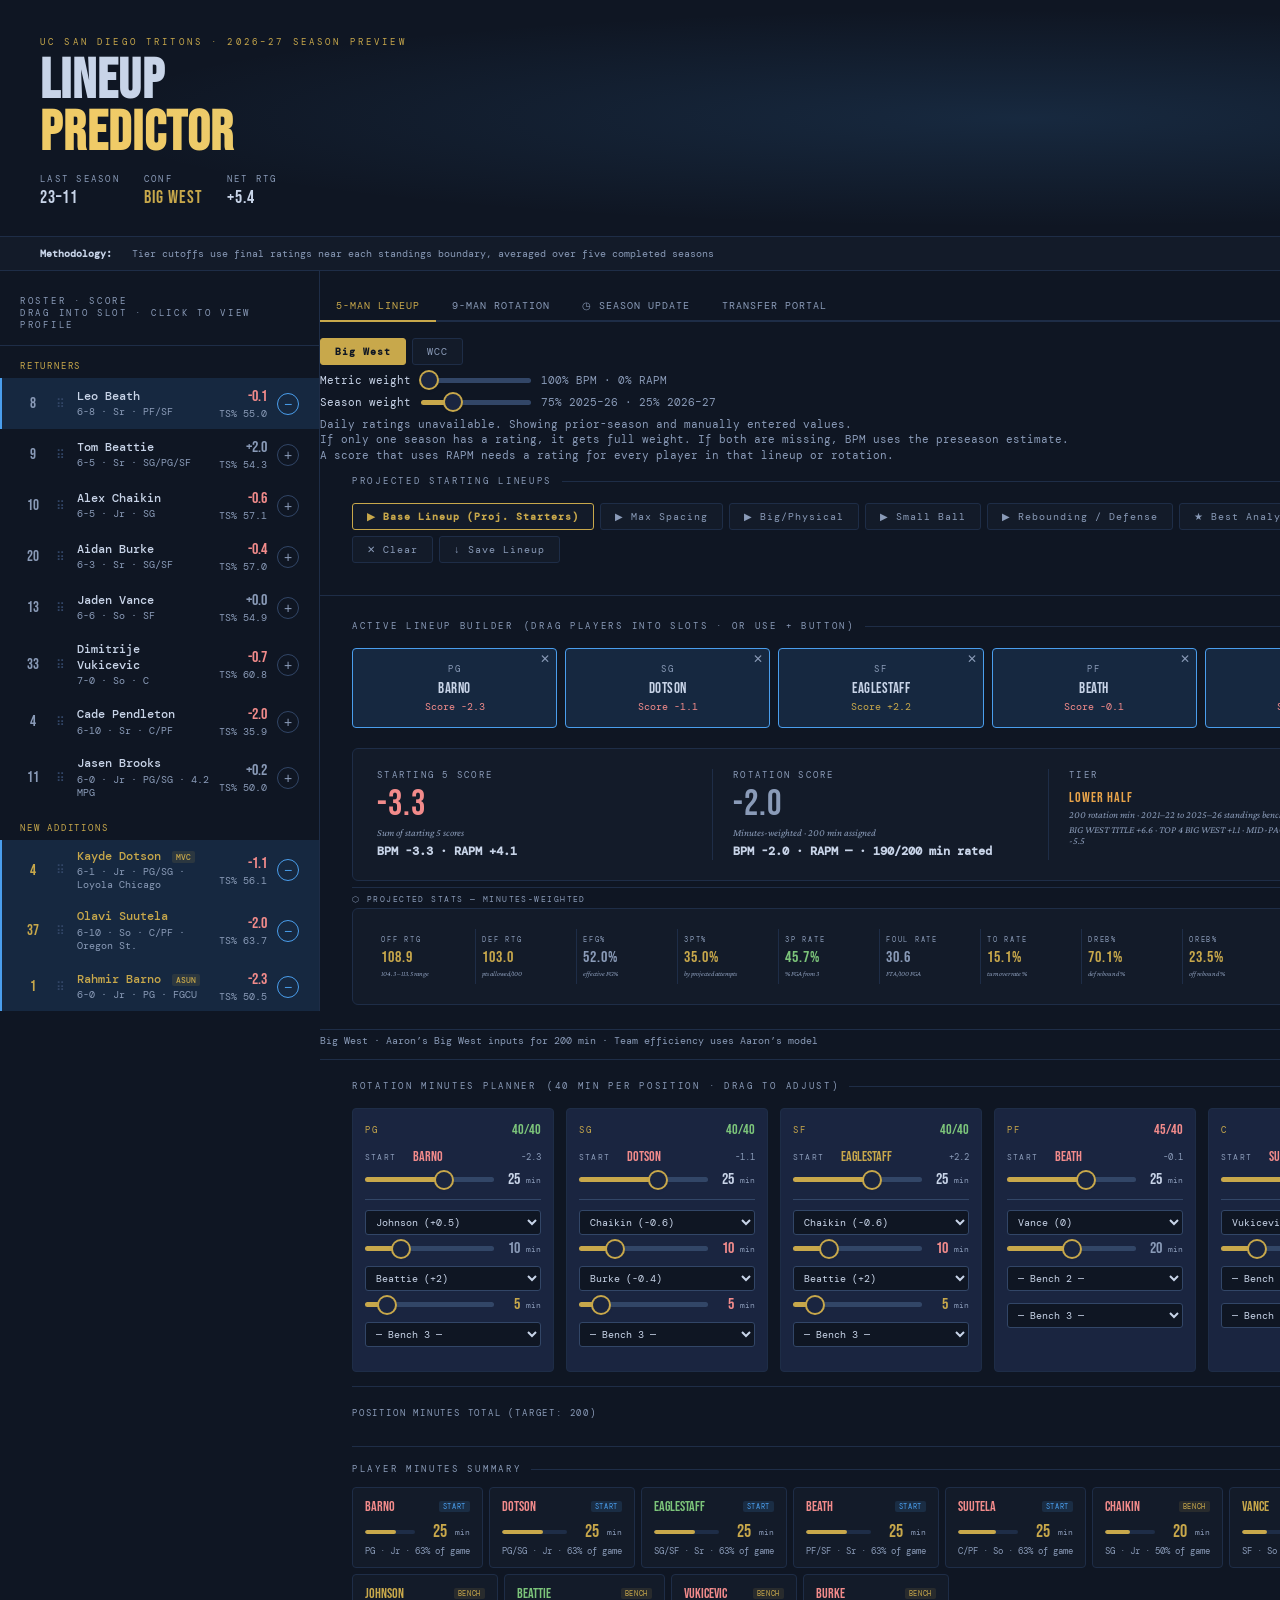
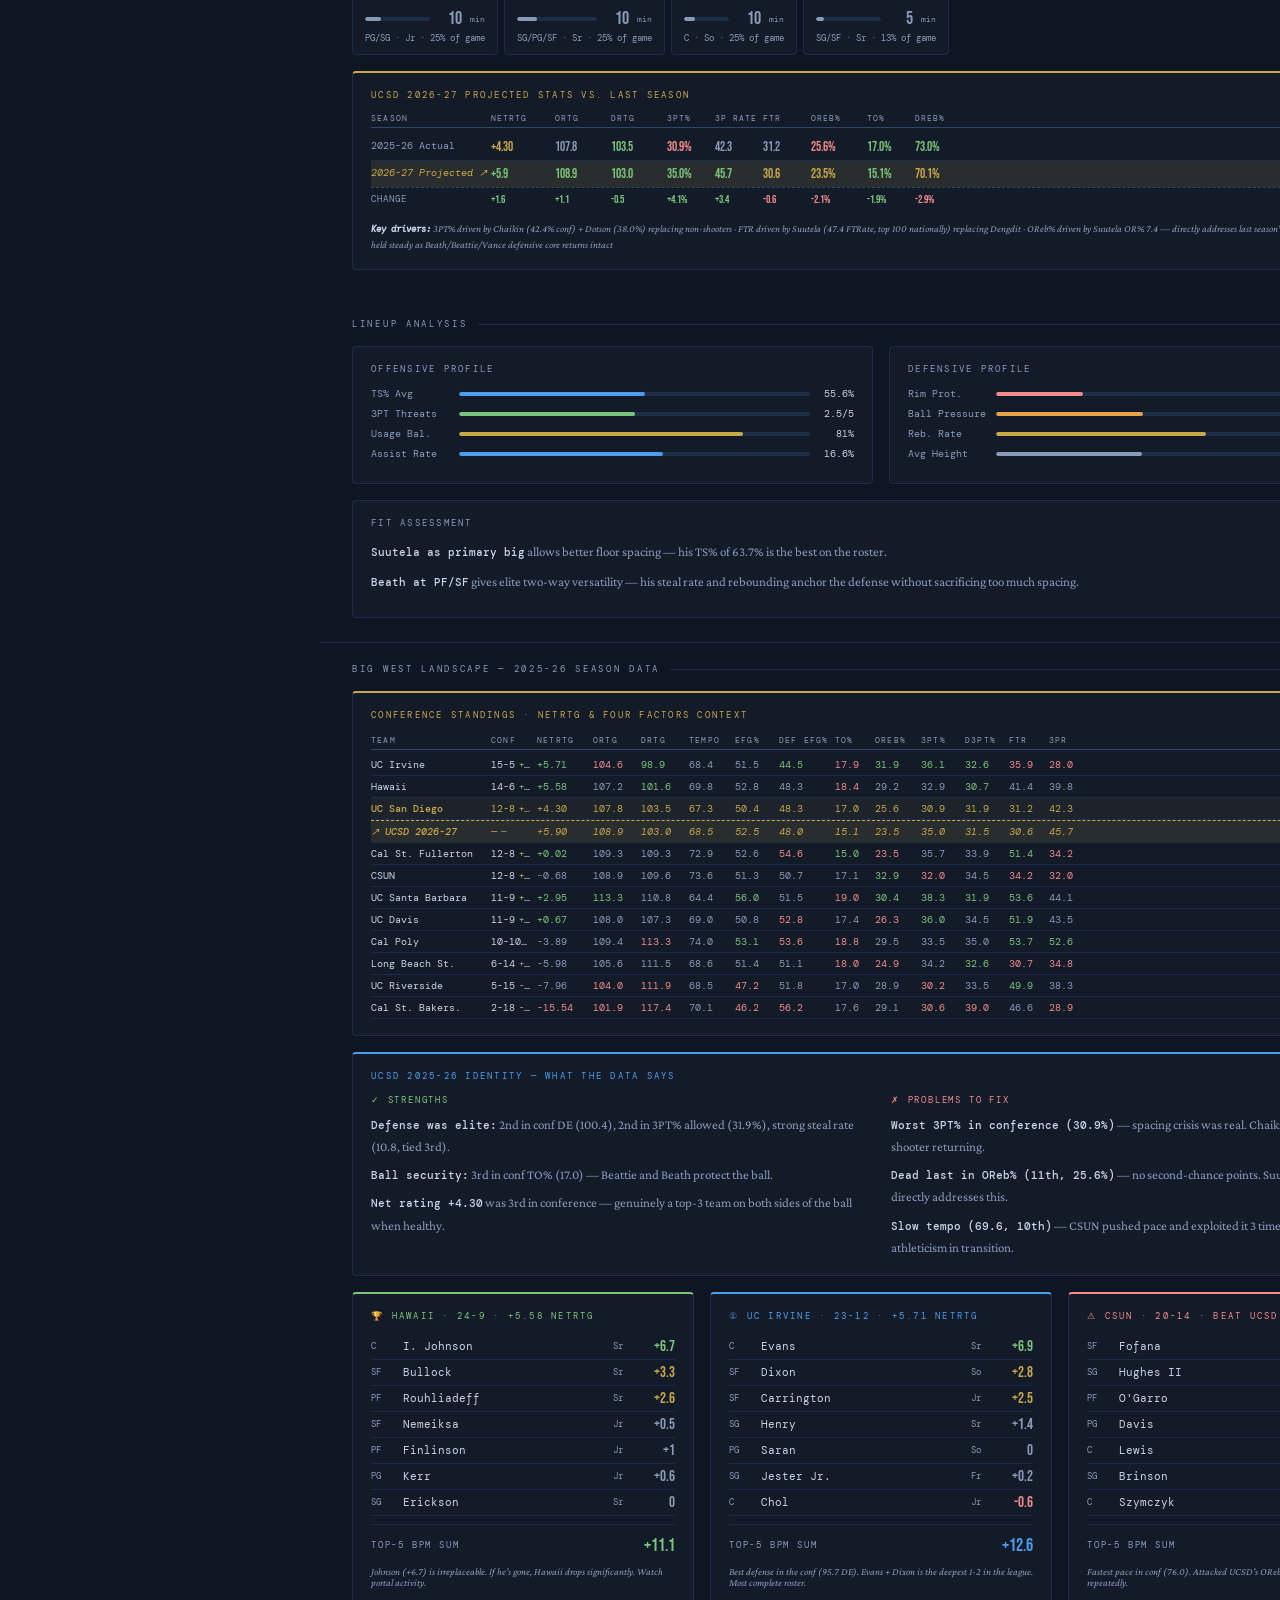
<file: www/lineup/index.html>
<!DOCTYPE html>
<html lang="en">
<head>
<meta charset="UTF-8">
<meta name="viewport" content="width=device-width, initial-scale=1.0">
<title>UCSD Tritons — 2026-27 Lineup Predictor</title>
<link href="https://fonts.googleapis.com/css2?family=Bebas+Neue&family=DM+Mono:ital,wght@0,300;0,400;0,500;1,400&family=Crimson+Pro:ital,wght@0,400;0,600;1,400&display=swap" rel="stylesheet">
<link rel="stylesheet" href="lineup.css?v=20261116e">
</head>
<body>

<header>
  <div class="header-left">
    <div class="eyebrow">UC San Diego Tritons · 2026–27 Season Preview</div>
    <h1>LINEUP<br><span>PREDICTOR</span></h1>
    <div class="header-meta">
      <div class="meta-item">
        <span class="meta-label">Last Season</span>
        <span class="meta-val">23–11</span>
      </div>
      <div class="meta-item">
        <span class="meta-label">Conf</span>
        <span class="meta-val gold">Big West</span>
      </div>
      <div class="meta-item">
        <span class="meta-label">Net Rtg</span>
        <span class="meta-val">+5.4</span>
      </div>

    </div>
  </div>
</header>

<div class="method-bar">
  <strong>Methodology:</strong>&nbsp;
  Tier cutoffs use final ratings near each standings boundary, averaged over five completed seasons
</div>

<div class="layout">
  <!-- ROSTER PANEL -->
  <div class="roster-panel">
    <div class="panel-title">Roster · Score<br>Drag into slot · Click to view profile</div>

    <div class="group-label">Returners</div>



    <div class="player-row" data-id="beath" draggable="true" ondragstart="dragStart(event, 'beath')" ondragend="dragEnd(event)" onclick="openDrawer('beath')">
      <div class="p-num">8</div>
        <div class="drag-handle">⠿</div>
      <div class="p-info">
        <div class="p-name">Leo Beath</div>
        <div class="p-sub">6-8 · Sr · PF/SF</div>
      </div>
      <div>
        <div class="p-bpr c-red">-0.1</div>
        <div class="p-ts">TS% 55.0</div>
      </div>
      <button class="add-btn" onclick="event.stopPropagation(); addToNextSlot('beath')" id="btn-beath">+</button>
    </div>

    <div class="player-row" data-id="beattie" draggable="true" ondragstart="dragStart(event, 'beattie')" ondragend="dragEnd(event)" onclick="openDrawer('beattie')">
      <div class="p-num">9</div>
        <div class="drag-handle">⠿</div>
      <div class="p-info">
        <div class="p-name">Tom Beattie</div>
        <div class="p-sub">6-5 · Sr · SG/PG/SF</div>
      </div>
      <div>
        <div class="p-bpr c-gold">+2.6</div>
        <div class="p-ts">TS% 54.3</div>
      </div>
      <button class="add-btn" onclick="event.stopPropagation(); addToNextSlot('beattie')" id="btn-beattie">+</button>
    </div>



    <div class="player-row" data-id="chaikin" draggable="true" ondragstart="dragStart(event, 'chaikin')" ondragend="dragEnd(event)" onclick="openDrawer('chaikin')">
      <div class="p-num">10</div>
        <div class="drag-handle">⠿</div>
      <div class="p-info">
        <div class="p-name">Alex Chaikin</div>
        <div class="p-sub">6-5 · Jr · SG</div>
      </div>
      <div>
        <div class="p-bpr c-red">-0.5</div>
        <div class="p-ts">TS% 57.1</div>
      </div>
      <button class="add-btn" onclick="event.stopPropagation(); addToNextSlot('chaikin')" id="btn-chaikin">+</button>
    </div>


    <div class="player-row" data-id="burke" draggable="true" ondragstart="dragStart(event, 'burke')" ondragend="dragEnd(event)" onclick="openDrawer('burke')">
      <div class="p-num">20</div>
        <div class="drag-handle">⠿</div>
      <div class="p-info">
        <div class="p-name">Aidan Burke</div>
        <div class="p-sub">6-3 · Sr · SG/SF</div>
      </div>
      <div>
        <div class="p-bpr c-muted">0.0</div>
        <div class="p-ts">TS% 57.0</div>
      </div>
      <button class="add-btn" onclick="event.stopPropagation(); addToNextSlot('burke')" id="btn-burke">+</button>
    </div>

    <div class="player-row" data-id="vance" draggable="true" ondragstart="dragStart(event, 'vance')" ondragend="dragEnd(event)" onclick="openDrawer('vance')">
      <div class="p-num">13</div>
        <div class="drag-handle">⠿</div>
      <div class="p-info">
        <div class="p-name">Jaden Vance</div>
        <div class="p-sub">6-6 · So · SF</div>
      </div>
      <div>
        <div class="p-bpr c-muted">+0.7</div>
        <div class="p-ts">TS% 54.9</div>
      </div>
      <button class="add-btn" onclick="event.stopPropagation(); addToNextSlot('vance')" id="btn-vance">+</button>
    </div>

    <div class="player-row" data-id="vukicevic" draggable="true" ondragstart="dragStart(event, 'vukicevic')" ondragend="dragEnd(event)" onclick="openDrawer('vukicevic')">
      <div class="p-num">33</div>
        <div class="drag-handle">⠿</div>
      <div class="p-info">
        <div class="p-name">Dimitrije Vukicevic</div>
        <div class="p-sub">7-0 · So · C</div>
      </div>
      <div>
        <div class="p-bpr c-red">-1.2</div>
        <div class="p-ts">TS% 60.8</div>
      </div>
      <button class="add-btn" onclick="event.stopPropagation(); addToNextSlot('vukicevic')" id="btn-vukicevic">+</button>
    </div>


    <div class="player-row" data-id="pendleton" draggable="true" ondragstart="dragStart(event, 'pendleton')" ondragend="dragEnd(event)" onclick="openDrawer('pendleton')">
      <div class="p-num">4</div>
        <div class="drag-handle">⠿</div>
      <div class="p-info">
        <div class="p-name">Cade Pendleton</div>
        <div class="p-sub">6-10 · Sr · C/PF</div>
      </div>
      <div>
        <div class="p-bpr c-red">-2.9</div>
        <div class="p-ts">TS% 35.9</div>
      </div>
      <button class="add-btn" onclick="event.stopPropagation(); addToNextSlot('pendleton')" id="btn-pendleton">+</button>
    </div>


    <div class="player-row" data-id="brooks" draggable="true" ondragstart="dragStart(event, 'brooks')" ondragend="dragEnd(event)" onclick="openDrawer('brooks')">
      <div class="p-num">11</div>
      <div class="drag-handle">⠿</div>
      <div class="p-info">
        <div class="p-name">Jasen Brooks</div>
        <div class="p-sub">6-0 · Jr · PG/SG · 4.2 MPG</div>
      </div>
      <div>
        <div class="p-bpr c-muted">+0.2</div>
        <div class="p-ts">TS% 50.0</div>
      </div>
      <button class="add-btn" onclick="event.stopPropagation(); addToNextSlot('brooks')" id="btn-brooks">+</button>
    </div>

    <div class="group-label" style="color: var(--gold);">New Additions</div>

    <div class="player-row" data-id="dotson" draggable="true" ondragstart="dragStart(event, 'dotson')" ondragend="dragEnd(event)" onclick="openDrawer('dotson')">
      <div class="p-num" style="color: var(--gold);">4</div>
      <div class="drag-handle">⠿</div>
      <div class="p-info">
        <div class="p-name new-player">Kayde Dotson <span style="font-size:8px; background:var(--gold-tint); color:var(--gold-dim); border-radius:2px; padding:1px 4px; margin-left:4px;">MVC</span></div>
        <div class="p-sub">6-1 · Jr · PG/SG · Loyola Chicago</div>
      </div>
      <div>
        <div class="p-bpr c-gold">+1.8</div>
        <div class="p-ts">TS% 56.1</div>
      </div>
      <button class="add-btn" onclick="event.stopPropagation(); addToNextSlot('dotson')" id="btn-dotson">+</button>
    </div>

    <div class="player-row" data-id="suutela" draggable="true" ondragstart="dragStart(event, 'suutela')" ondragend="dragEnd(event)" onclick="openDrawer('suutela')">
      <div class="p-num" style="color: var(--gold);">37</div>
      <div class="drag-handle">⠿</div>
      <div class="p-info">
        <div class="p-name new-player">Olavi Suutela</div>
        <div class="p-sub">6-10 · So · C/PF · Oregon St.</div>
      </div>
      <div>
        <div class="p-bpr c-red">-1.7</div>
        <div class="p-ts">TS% 63.7</div>
      </div>
      <button class="add-btn" onclick="event.stopPropagation(); addToNextSlot('suutela')" id="btn-suutela">+</button>
    </div>

    <div class="player-row" data-id="barno" draggable="true" ondragstart="dragStart(event, 'barno')" ondragend="dragEnd(event)" onclick="openDrawer('barno')">
      <div class="p-num" style="color: var(--gold);">1</div>
      <div class="drag-handle">⠿</div>
      <div class="p-info">
        <div class="p-name new-player">Rahmir Barno <span style="font-size:8px; background:var(--gold-tint); color:var(--gold-dim); border-radius:2px; padding:1px 4px; margin-left:4px;">ASUN</span></div>
        <div class="p-sub">6-0 · Jr · PG · FGCU</div>
      </div>
      <div>
        <div class="p-bpr c-muted">+0.3</div>
        <div class="p-ts">TS% 50.5</div>
      </div>
      <button class="add-btn" onclick="event.stopPropagation(); addToNextSlot('barno')" id="btn-barno">+</button>
    </div>

    <div class="player-row" data-id="johnson" draggable="true" ondragstart="dragStart(event, 'johnson')" ondragend="dragEnd(event)" onclick="openDrawer('johnson')">
      <div class="p-num" style="color: var(--gold);">3</div>
      <div class="drag-handle">⠿</div>
      <div class="p-info">
        <div class="p-name new-player">Jordan Johnson <span style="font-size:8px; background:var(--gold-tint); color:var(--gold-dim); border-radius:2px; padding:1px 4px; margin-left:4px;">JUCO</span></div>
        <div class="p-sub">6-3 · Jr · PG/SG · Calhoun CC</div>
      </div>
      <div>
        <div class="p-bpr c-gold">+1.2</div>
        <div class="p-ts">Base: 6.8 PPG · 38.0% 3PT</div>
      </div>
      <button class="add-btn" onclick="event.stopPropagation(); addToNextSlot('johnson')" id="btn-johnson">+</button>
    </div>

        <div class="player-row" data-id="eaglestaff" draggable="true" ondragstart="dragStart(event, 'eaglestaff')" ondragend="dragEnd(event)" onclick="openDrawer('eaglestaff')">
      <div class="p-num" style="color: var(--gold);">5</div>
      <div class="drag-handle">⠿</div>
      <div class="p-info">
        <div class="p-name new-player">Treysen Eaglestaff <span style="font-size:8px; background:var(--gold-tint); color:var(--gold-dim); border-radius:2px; padding:1px 4px; margin-left:4px;">B12</span></div>
        <div class="p-sub">6-6 · Sr · SG/SF · West Virginia</div>
      </div>
      <div>
        <div class="p-bpr c-green">+6.8</div>
        <div class="p-ts">TS% 52.7</div>
      </div>
      <button class="add-btn" onclick="event.stopPropagation(); addToNextSlot('eaglestaff')" id="btn-eaglestaff">+</button>
    </div>

    <div class="player-row" data-id="holmes" draggable="true" ondragstart="dragStart(event, 'holmes')" ondragend="dragEnd(event)" onclick="openDrawer('holmes')">
      <div class="p-num" style="color: var(--gold);">15</div>
      <div class="drag-handle">⠿</div>
      <div class="p-info">
        <div class="p-name new-player">Jake Holmes <span style="font-size:8px; background:var(--gold-tint); color:var(--gold-dim); border-radius:2px; padding:1px 4px; margin-left:4px;">NZ NBL</span></div>
        <div class="p-sub">6-8 · Fr · PF/SF · Canterbury Rams</div>
      </div>
      <div>
        <div class="p-bpr c-gold">+0.5</div>
        <div class="p-ts">TS% 58.2</div>
      </div>
      <button class="add-btn" onclick="event.stopPropagation(); addToNextSlot('holmes')" id="btn-holmes">+</button>
    </div>

    <div class="group-label">Watchlist</div>
    <div id="watchlist-roster"></div>
    <div class="group-label">Transfer Portal</div>
    <div id="portal-roster"></div>

  </div><!-- /roster-panel -->

  <!-- RIGHT PANEL -->
  <div class="right-panel">

    <!-- TAB BAR -->
    <div class="tab-bar" style="margin-top:20px;">
      <button class="tab-btn active" onclick="switchTab('standard')">5-Man Lineup</button>
      <button class="tab-btn" onclick="switchTab('nineman')">9-Man Rotation</button>
      <button class="tab-btn" onclick="switchTab('season')" id="tab-btn-season">◷ Season Update</button>
      <button class="tab-btn" onclick="switchTab('portal')">Transfer Portal</button>
    </div>

    <div class="lineup-score-controls" id="lineup-score-controls">
      <div id="lineup-conference" class="forecast-conference" role="group" aria-label="Conference scenario">
        <button type="button" class="preset-btn" data-conference="big-west" aria-pressed="true">Big West</button>
        <button type="button" class="preset-btn" data-conference="wcc" aria-pressed="false">WCC</button>
      </div>
      <div class="rating-weight-control">
        <label for="metric-weight">Metric weight</label>
        <input type="range" class="minutes-slider" id="metric-weight" min="0" max="100" value="0"
          aria-valuetext="100% BPM, 0% RAPM" oninput="updateRatingWeight(this)">
        <output id="metric-weight-blend" for="metric-weight">100% BPM · 0% RAPM</output>
      </div>
      <div class="rating-weight-control">
        <label for="season-weight">Season weight</label>
        <input type="range" class="minutes-slider" id="season-weight" min="0" max="100" value="25"
          aria-valuetext="75% 2025–26, 25% 2026–27" oninput="updateRatingWeight(this)">
        <output id="season-weight-blend" for="season-weight">75% 2025–26 · 25% 2026–27</output>
      </div>
      <div class="ratings-feed-status">
        <span id="ratings-feed-status" role="status">Loading daily ratings…</span>
        <span>If only one season has a rating, it gets full weight. If both are missing, BPM uses the preseason estimate.</span>
        <span>A score that uses RAPM needs a rating for every player in that lineup or rotation.</span>
      </div>
    </div>

    <!-- STANDARD TAB -->
    <div class="tab-panel active" id="tab-standard">

    <!-- PRESETS -->
    <div class="presets">
      <div class="section-title">Projected Starting Lineups</div>
      <div style="display:flex; flex-wrap:wrap; gap:6px; margin-bottom:8px;">
        <button class="preset-btn" onclick="loadPreset('base')">▶ Base Lineup (Proj. Starters)</button>
        <button class="preset-btn" onclick="loadPreset('shooting')">▶ Max Spacing</button>
        <button class="preset-btn" onclick="loadPreset('big')">▶ Big/Physical</button>
        <button class="preset-btn" onclick="loadPreset('small')">▶ Small Ball</button>
        <button class="preset-btn" onclick="loadPreset('defense')">▶ Rebounding / Defense</button>
        <button class="preset-btn" onclick="loadPreset('best')" >★ Best Analytical Lineup</button>
        <button class="preset-btn" onclick="clearLineup()">✕ Clear</button>
        <button class="preset-btn" onclick="showSaveInput()" id="save-lineup-btn" style="border-color:var(--green);color:var(--green);">↓ Save Lineup</button>
      </div>
      <!-- Save input (hidden by default) -->
      <div id="save-input-row" style="display:none; align-items:center; gap:8px; margin-top:8px; padding: 0 2px;">
        <input class="save-lineup-input" id="save-lineup-name" placeholder="Name new lineup" maxlength="30"
          onkeydown="if(event.key==='Enter') saveCurrentLineup(); if(event.key==='Escape') hideSaveInput();" />
        <button class="preset-btn" onclick="saveCurrentLineup()" style="border-color:var(--green);color:var(--green);">Save</button>
        <button class="preset-btn" onclick="hideSaveInput()">Cancel</button>
      </div>
      <!-- Saved lineups row -->
      <div class="saved-presets-row" id="saved-presets-row"></div>

    </div>

<!-- LINEUP BUILDER -->
    <div class="lineup-builder">
      <div class="section-title">Active Lineup Builder <span style="color:var(--muted); font-size:9px;">(drag players into slots · or use + button)</span></div>
      <div class="court" id="court">
        <div class="slot" id="slot-0" ondragover="dragOver(event)" ondragleave="dragLeave(event)" ondrop="dropOnSlot(event, 0)"><span class="slot-empty-text">PG</span></div>
        <div class="slot" id="slot-1" ondragover="dragOver(event)" ondragleave="dragLeave(event)" ondrop="dropOnSlot(event, 1)"><span class="slot-empty-text">SG</span></div>
        <div class="slot" id="slot-2" ondragover="dragOver(event)" ondragleave="dragLeave(event)" ondrop="dropOnSlot(event, 2)"><span class="slot-empty-text">SF</span></div>
        <div class="slot" id="slot-3" ondragover="dragOver(event)" ondragleave="dragLeave(event)" ondrop="dropOnSlot(event, 3)"><span class="slot-empty-text">PF</span></div>
        <div class="slot" id="slot-4" ondragover="dragOver(event)" ondragleave="dragLeave(event)" ondrop="dropOnSlot(event, 4)"><span class="slot-empty-text">C</span></div>
      </div>

      <!-- ROW 1: BPM + Tier -->
      <div class="lineup-rating" id="lineup-rating" style="grid-template-columns: 1fr 1fr 1fr; margin-bottom:6px;">
        <div class="rating-col">
          <div class="rating-label">Starting 5 Score</div>
          <div class="rating-val c-muted" id="rating-bpr">—</div>
          <div class="rating-desc" id="rating-desc">Add 5 players to generate rating</div>
          <div class="rating-rapm" id="starting-rapm">BPM — · RAPM —</div>
        </div>
        <div class="rating-col">
          <div class="rating-label">Rotation Score</div>
          <div class="rating-val c-muted" id="rating-rotation">—</div>
          <div class="rating-desc" id="rating-rotation-desc">Minutes-weighted · full roster</div>
          <div class="rating-rapm" id="rotation-rapm">BPM — · RAPM —</div>
        </div>
        <div class="rating-col">
          <div class="rating-label">Tier</div>
          <div class="rating-val" id="rating-tier" style="font-size:14px; padding-top:4px;">—</div>
          <div class="rating-desc" id="rating-tier-desc">Need 5 players</div>
          <div class="rating-desc" id="rating-tier-cutoffs"></div>
        </div>
      </div>

      <!-- ROW 2: Projected Stats (min-weighted) -->
      <div class="projection-heading" style="font-size:8px; letter-spacing:0.18em; text-transform:uppercase; color:var(--muted); padding: 6px 0 4px; border-top:1px solid var(--border);">
        ⬡ Projected Stats — minutes-weighted
      </div>
      <div class="lineup-rating" id="lineup-proj-stats" style="grid-template-columns: repeat(10, 1fr); gap:2px;">
        <div class="rating-col" style="padding:6px 4px;">
          <div class="rating-label" style="font-size:7px;">Off Rtg</div>
          <div class="rating-val c-muted" id="rating-off" style="font-size:16px;">—</div>
          <div class="rating-desc" id="rating-off-desc" style="font-size:7px;">pts/100</div>
        </div>
        <div class="rating-col" style="padding:6px 4px;">
          <div class="rating-label" style="font-size:7px;">Def Rtg</div>
          <div class="rating-val c-muted" id="rating-drtg" style="font-size:16px;">—</div>
          <div class="rating-desc" style="font-size:7px;">pts allowed/100</div>
        </div>
        <div class="rating-col" style="padding:6px 4px;">
          <div class="rating-label" style="font-size:7px;">eFG%</div>
          <div class="rating-val c-muted" id="rating-efg" style="font-size:16px;">—</div>
          <div class="rating-desc" style="font-size:7px;">effective FG%</div>
        </div>
        <div class="rating-col" style="padding:6px 4px;">
          <div class="rating-label" style="font-size:7px;">3PT%</div>
          <div class="rating-val c-muted" id="rating-3pct" style="font-size:16px;">—</div>
          <div class="rating-desc" style="font-size:7px;">by projected attempts</div>
        </div>
        <div class="rating-col" style="padding:6px 4px;">
          <div class="rating-label" style="font-size:7px;">3P Rate</div>
          <div class="rating-val c-muted" id="rating-3pr" style="font-size:16px;">—</div>
          <div class="rating-desc" style="font-size:7px;">% FGA from 3</div>
        </div>
        <div class="rating-col" style="padding:6px 4px;">
          <div class="rating-label" style="font-size:7px;">Foul Rate</div>
          <div class="rating-val c-muted" id="rating-ftr" style="font-size:16px;">—</div>
          <div class="rating-desc" style="font-size:7px;">FTA/100 FGA</div>
        </div>
        <div class="rating-col" style="padding:6px 4px; display:none;">
          <div class="rating-label" style="font-size:7px;">Ast Rate</div>
          <div class="rating-val c-muted" id="rating-arate" style="font-size:16px;">—</div>
          <div class="rating-desc" style="font-size:7px;">assist rate %</div>
        </div>
        <div class="rating-col" style="padding:6px 4px;">
          <div class="rating-label" style="font-size:7px;">TO Rate</div>
          <div class="rating-val c-muted" id="rating-torate" style="font-size:16px;">—</div>
          <div class="rating-desc" style="font-size:7px;">turnover rate %</div>
        </div>
        <div class="rating-col" style="padding:6px 4px;">
          <div class="rating-label" style="font-size:7px;">DReb%</div>
          <div class="rating-val c-muted" id="rating-dreb" style="font-size:16px;">—</div>
          <div class="rating-desc" style="font-size:7px;">def rebound %</div>
        </div>
        <div class="rating-col" style="padding:6px 4px;">
          <div class="rating-label" style="font-size:7px;">OReb%</div>
          <div class="rating-val c-muted" id="rating-oreb" style="font-size:16px;">—</div>
          <div class="rating-desc" style="font-size:7px;">off rebound %</div>
        </div>
        <div class="rating-col" style="padding:6px 4px; display:none;">
          <!-- spacing score kept for internal logic, hidden -->
          <div id="rating-space" style="display:none;"></div>
          <div id="rating-spacers" style="display:none;"></div>
          <div id="rating-space-desc" style="display:none;"></div>
        </div>
      </div>
    </div>

    <p class="projection-source" id="standard-projection-source"></p>
    <!-- BENCH MINUTES -->
    <div class="analysis-panel" style="border-top: 1px solid var(--border); padding-top: 20px;">
      <div class="section-title">Rotation Minutes Planner <span style="color:var(--muted); font-size:9px;">(40 min per position · drag to adjust)</span></div>
      <div id="bench-section">
        <div style="color: var(--muted); font-size: 11px; font-family: 'Crimson Pro', serif; font-style: italic;">Fill the starting lineup above to generate the minutes planner.</div>
      </div>
      <div id="projected-stats-inline"></div>
    </div>

    </div><!-- /tab-standard -->

    <!-- 9-MAN ROTATION TAB -->
    <div class="tab-panel" id="tab-nineman">
      <div class="nine-man-total-bar">
        <div>
          <div class="nine-man-total-label">Total Minutes</div>
          <div>
            <span class="nine-man-total-val" id="nm-total-val" style="color:var(--green);">0</span>
            <span style="font-size:11px;color:var(--muted);"> / 200</span>
          </div>
        </div>
        <div style="display:flex;gap:6px;align-items:center;">
          <button class="preset-btn" onclick="nmClear()" style="font-size:9px;">✕ Clear</button>
          <button class="preset-btn" onclick="nmLoadPreset('base')" style="font-size:9px; border-color:var(--gold);color:var(--gold);">▶ Base Rotation</button>
          <button class="preset-btn" onclick="nmLoadPreset('adding')" style="font-size:9px; border-color:var(--green);color:var(--green);">▶ Adding Rotation Player</button>
          <button class="preset-btn" onclick="nmShowSaveInput()" style="font-size:9px; border-color:var(--green);color:var(--green);">↓ Save Rotation</button>
        </div>
      </div>

      <div class="nine-man-grid" id="nm-grid"></div>
      <!-- Save input -->
      <div id="nm-save-input-row" style="display:none; align-items:center; gap:8px; margin-bottom:8px;">
        <input class="save-lineup-input" id="nm-save-name" placeholder="Name new lineup" maxlength="30"
          onkeydown="if(event.key==='Enter') nmSaveRotation(); if(event.key==='Escape') nmHideSaveInput();" />
        <button class="preset-btn" onclick="nmSaveRotation()" style="border-color:var(--green);color:var(--green);">Save</button>
        <button class="preset-btn" onclick="nmHideSaveInput()">Cancel</button>
      </div>
      <!-- Saved 9-man rotations -->
      <div class="saved-presets-row" id="nm-saved-row"></div>

      <!-- BPM + Tier row -->
      <div class="lineup-rating" style="grid-template-columns: 1fr 1fr; margin-bottom:10px; border-top:1px solid var(--border); padding-top:10px;">
        <div class="rating-col">
          <div class="rating-label">Rotation Score</div>
          <div class="rating-val c-muted" id="nm-bpm">—</div>
          <div class="rating-desc" id="nm-bpm-desc">Add players to calculate</div>
          <div class="rating-rapm" id="nineman-rapm">BPM — · RAPM —</div>
        </div>
        <div class="rating-col">
          <div class="rating-label">Tier</div>
          <div class="rating-val" id="nm-tier" style="font-size:14px; padding-top:4px;">—</div>
          <div class="rating-desc" id="nm-tier-desc">Add players and assign minutes</div>
          <div class="rating-desc" id="nm-tier-cutoffs"></div>
        </div>
      </div>

      <!-- Projected stats — same stats panel reused -->
      <div class="projection-heading" style="font-size:8px; letter-spacing:0.18em; text-transform:uppercase; color:var(--muted); padding:6px 0 4px; border-top:1px solid var(--border);">
        ⬡ Projected Stats — minutes-weighted
      </div>
      <div class="lineup-rating" id="nm-proj-stats" style="grid-template-columns: repeat(10, 1fr); gap:2px;">
        <div class="rating-col" style="padding:6px 4px;"><div class="rating-label" style="font-size:7px;">Off Rtg</div><div class="rating-val c-muted" id="nm-ortg" style="font-size:16px;">—</div><div style="font-size:7px;color:var(--muted);" id="nm-ortg-range"></div></div>
        <div class="rating-col" style="padding:6px 4px;"><div class="rating-label" style="font-size:7px;">Def Rtg</div><div class="rating-val c-muted" id="nm-drtg" style="font-size:16px;">—</div></div>
        <div class="rating-col" style="padding:6px 4px;"><div class="rating-label" style="font-size:7px;">eFG%</div><div class="rating-val c-muted" id="nm-efg" style="font-size:16px;">—</div></div>
        <div class="rating-col" style="padding:6px 4px;"><div class="rating-label" style="font-size:7px;">3PT%</div><div class="rating-val c-muted" id="nm-3pct" style="font-size:16px;">—</div></div>
        <div class="rating-col" style="padding:6px 4px;"><div class="rating-label" style="font-size:7px;">3P Rate</div><div class="rating-val c-muted" id="nm-3pr" style="font-size:16px;">—</div></div>
        <div class="rating-col" style="padding:6px 4px;"><div class="rating-label" style="font-size:7px;">Foul Rate</div><div class="rating-val c-muted" id="nm-ftr" style="font-size:16px;">—</div></div>
        <div class="rating-col" style="padding:6px 4px; display:none;"><div class="rating-label" style="font-size:7px;">Ast Rate</div><div class="rating-val c-muted" id="nm-arate" style="font-size:16px;">—</div></div>
        <div class="rating-col" style="padding:6px 4px;"><div class="rating-label" style="font-size:7px;">TO Rate</div><div class="rating-val c-muted" id="nm-torate" style="font-size:16px;">—</div></div>
        <div class="rating-col" style="padding:6px 4px;"><div class="rating-label" style="font-size:7px;">DReb%</div><div class="rating-val c-muted" id="nm-dreb" style="font-size:16px;">—</div></div>
        <div class="rating-col" style="padding:6px 4px;"><div class="rating-label" style="font-size:7px;">OReb%</div><div class="rating-val c-muted" id="nm-oreb" style="font-size:16px;">—</div></div>
        <div class="rating-col" style="padding:6px 4px;"><div class="rating-label" style="font-size:7px;">Net Rtg</div><div class="rating-val c-muted" id="nm-net" style="font-size:16px;">—</div></div>
      </div>
      <p class="projection-source" id="nineman-projection-source"></p>
      <!-- Minutes Summary -->
      <div style="margin-top:12px; border-top:1px solid var(--border); padding-top:10px;">
        <div style="font-size:8px; letter-spacing:0.18em; text-transform:uppercase; color:var(--muted); margin-bottom:8px;">⬡ Minutes Summary</div>
        <div id="nm-minutes-summary" style="display:flex; flex-wrap:wrap; gap:4px;"></div>
      </div>

    </div><!-- /tab-nineman -->

    <!-- SEASON UPDATE TAB -->
    <div class="tab-panel" id="tab-season">
      <div style="padding:16px 0 8px;">
        <div style="font-size:9px;letter-spacing:0.2em;text-transform:uppercase;color:var(--muted);margin-bottom:6px;">
          ◷ 2026-27 Season Update — projection reweights as games accumulate</div>
        <div style="font-size:10px;color:var(--muted);line-height:1.6;margin-bottom:14px;max-width:none;">
          The lineup and rotation tabs control the season weight for BPM and RAPM. Other stats blend as games
          accumulate — <strong>weight = GP / (GP + k)</strong>. Usage settles fast (k=5); shooting is slow (k=22).
        </div>


        <!-- GAME LOG -->
        <div style="background:var(--surface);border:1px solid var(--border);border-radius:5px;padding:12px 13px;margin-bottom:14px;">
          <div style="font-size:8px;letter-spacing:0.16em;text-transform:uppercase;color:var(--gold-dim);margin-bottom:4px;">
            ⬢ Game log — enter a box score after each game</div>
          <div style="font-size:9px;color:var(--muted);line-height:1.55;margin-bottom:10px;">
            Everything a box score can produce (TS%, 3P%, USG%, TO rate, OReb%, DReb%, STL%, BLK%, FTR) is derived
            here. Manual entries override calculated stats and the daily BPM value. RAPM comes from the ratings feed.
          </div>
          <div id="games-list" style="margin-bottom:11px;"></div>

          <details>
            <summary style="font-size:9px;letter-spacing:0.14em;text-transform:uppercase;color:var(--gold-dim);cursor:pointer;padding:4px 0;">
              ⊕ Add a game</summary>
            <div style="padding:9px 0 0;">
              <div style="display:flex;gap:9px;flex-wrap:wrap;align-items:flex-end;margin-bottom:9px;">
                <div><div style="font-size:8px;color:var(--muted);margin-bottom:2px;">DATE</div>
                  <input id="gm-date" type="date" style="font-family:'DM Mono',monospace;font-size:10px;padding:4px 6px;border:1px solid var(--border);border-radius:3px;background:var(--bg);color:var(--text);"></div>
                <div><div style="font-size:8px;color:var(--muted);margin-bottom:2px;">OPPONENT</div>
                  <input id="gm-opp" type="text" placeholder="Cal Poly" style="width:130px;font-family:'DM Mono',monospace;font-size:10px;padding:4px 6px;border:1px solid var(--border);border-radius:3px;background:var(--bg);color:var(--text);"></div>
                <div><div style="font-size:8px;color:var(--muted);margin-bottom:2px;">OPP ADJ DE <span style="color:var(--gold-dim);">(opt)</span></div>
                  <input id="gm-oppde" type="number" step="0.1" placeholder="104.0" style="width:70px;font-family:'DM Mono',monospace;font-size:10px;padding:4px 6px;border:1px solid var(--border);border-radius:3px;background:var(--bg);color:var(--text);"></div>
              </div>

              <div style="font-size:8px;letter-spacing:0.14em;text-transform:uppercase;color:var(--muted);margin-bottom:5px;">
                Opponent totals — required for possession-based rates</div>
              <div style="display:flex;gap:7px;flex-wrap:wrap;margin-bottom:11px;">
                <div><div style="font-size:8px;color:var(--muted);margin-bottom:2px;">PTS</div><input id="gm-o-pts" type="number" step="any" style="width:54px;font-family:'DM Mono',monospace;font-size:10px;padding:4px 6px;border:1px solid var(--border);border-radius:3px;background:var(--bg);color:var(--text);"></div>
                <div><div style="font-size:8px;color:var(--muted);margin-bottom:2px;">FGA</div><input id="gm-o-fga" type="number" step="any" style="width:54px;font-family:'DM Mono',monospace;font-size:10px;padding:4px 6px;border:1px solid var(--border);border-radius:3px;background:var(--bg);color:var(--text);"></div>
                <div><div style="font-size:8px;color:var(--muted);margin-bottom:2px;">3PA</div><input id="gm-o-tpa" type="number" step="any" style="width:54px;font-family:'DM Mono',monospace;font-size:10px;padding:4px 6px;border:1px solid var(--border);border-radius:3px;background:var(--bg);color:var(--text);"></div>
                <div><div style="font-size:8px;color:var(--muted);margin-bottom:2px;">FTA</div><input id="gm-o-fta" type="number" step="any" style="width:54px;font-family:'DM Mono',monospace;font-size:10px;padding:4px 6px;border:1px solid var(--border);border-radius:3px;background:var(--bg);color:var(--text);"></div>
                <div><div style="font-size:8px;color:var(--muted);margin-bottom:2px;">OR</div><input id="gm-o-orb" type="number" step="any" style="width:54px;font-family:'DM Mono',monospace;font-size:10px;padding:4px 6px;border:1px solid var(--border);border-radius:3px;background:var(--bg);color:var(--text);"></div>
                <div><div style="font-size:8px;color:var(--muted);margin-bottom:2px;">DR</div><input id="gm-o-drb" type="number" step="any" style="width:54px;font-family:'DM Mono',monospace;font-size:10px;padding:4px 6px;border:1px solid var(--border);border-radius:3px;background:var(--bg);color:var(--text);"></div>
                <div><div style="font-size:8px;color:var(--muted);margin-bottom:2px;">TO</div><input id="gm-o-tov" type="number" step="any" style="width:54px;font-family:'DM Mono',monospace;font-size:10px;padding:4px 6px;border:1px solid var(--border);border-radius:3px;background:var(--bg);color:var(--text);"></div>
              </div>

              <div style="font-size:8px;letter-spacing:0.14em;text-transform:uppercase;color:var(--muted);margin-bottom:4px;">
                UCSD box score — paste rows</div>
              <div style="font-size:9px;color:var(--muted);margin-bottom:5px;line-height:1.5;">
                Header row first, player name in column one. Accepts <span style="font-family:'DM Mono',monospace;">MIN FGM FGA 3PM 3PA FTM FTA OR DR AST TO STL BLK</span>
                — or combined <span style="font-family:'DM Mono',monospace;">FG / 3P / FT</span> cells like <span style="font-family:'DM Mono',monospace;">5-9</span>. Team totals are summed from these rows.
              </div>
              <textarea id="gm-box" rows="6" placeholder="Player&#9;MIN&#9;FG&#9;3P&#9;FT&#9;OR&#9;DR&#9;AST&#9;TO&#9;STL&#9;BLK&#10;Beath&#9;29&#9;6-11&#9;2-4&#9;3-4&#9;1&#9;7&#9;2&#9;1&#9;2&#9;1&#10;Eaglestaff&#9;31&#9;5-12&#9;3-8&#9;2-2&#9;2&#9;5&#9;4&#9;2&#9;1&#9;0"
                style="width:100%;font-family:'DM Mono',monospace;font-size:10px;padding:8px;border:1px solid var(--border);border-radius:3px;background:var(--bg);color:var(--text);resize:vertical;"></textarea>
              <button class="preset-btn" onclick="addGame()" style="margin-top:7px;border-color:var(--green);color:var(--green);">Add game</button>
            </div>
          </details>
        </div>

        <!-- team anchor -->
        <div style="background:var(--surface);border:1px solid var(--border);border-radius:5px;padding:11px 13px;margin-bottom:14px;">
          <div style="font-size:8px;letter-spacing:0.16em;text-transform:uppercase;color:var(--muted);margin-bottom:8px;">
            Team anchor — auto-filled from the game log (k=12) · type to override</div>
          <div style="display:flex;gap:16px;align-items:flex-end;flex-wrap:wrap;">
            <div><div style="font-size:8px;color:var(--muted);margin-bottom:3px;">TEAM GP</div>
              <input id="ts-gp" type="number" min="0" onchange="teamSet('gp',this.value)" placeholder="0"
                style="width:66px;font-family:'DM Mono',monospace;font-size:11px;padding:5px 7px;border:1px solid var(--border);border-radius:3px;background:var(--bg);color:var(--text);"></div>
            <div><div style="font-size:8px;color:var(--muted);margin-bottom:3px;">ADJ OE</div>
              <input id="ts-oe" type="number" step="0.1" onchange="teamSet('adjOE',this.value)" placeholder="107.8"
                style="width:80px;font-family:'DM Mono',monospace;font-size:11px;padding:5px 7px;border:1px solid var(--border);border-radius:3px;background:var(--bg);color:var(--text);"></div>
            <div><div style="font-size:8px;color:var(--muted);margin-bottom:3px;">ADJ DE</div>
              <input id="ts-de" type="number" step="0.1" onchange="teamSet('adjDE',this.value)" placeholder="103.5"
                style="width:80px;font-family:'DM Mono',monospace;font-size:11px;padding:5px 7px;border:1px solid var(--border);border-radius:3px;background:var(--bg);color:var(--text);"></div>
            <div id="season-anchor" style="font-size:10px;color:var(--text);padding-bottom:5px;"></div>
          </div>
        </div>

        <!-- bulk paste -->
        <details style="margin-bottom:14px;">
          <summary style="font-size:9px;letter-spacing:0.14em;text-transform:uppercase;color:var(--gold-dim);cursor:pointer;padding:5px 0;">
            ⊕ Bulk paste from Barttorvik</summary>
          <div style="padding:9px 0 0;">
            <div style="font-size:9px;color:var(--muted);margin-bottom:6px;line-height:1.5;">
              Header row first, player name in column one. Tab or comma separated. Recognized headers:
              <span style="font-family:'DM Mono',monospace;">GP · BPM · OBPM · DBPM · TS · USG · eFG · 3P% · AST · TO · OR · DR · BLK · STL · FTR</span>
            </div>
            <textarea id="season-paste" rows="5" placeholder="Player&#9;GP&#9;BPM&#9;TS&#9;USG&#9;TO&#9;OR&#9;DR&#9;STL&#9;BLK&#10;Beath&#9;8&#9;1.4&#9;57.2&#9;21.0&#9;13.1&#9;2.4&#9;16.8&#9;3.1&#9;1.2"
              style="width:100%;font-family:'DM Mono',monospace;font-size:10px;padding:8px;border:1px solid var(--border);border-radius:3px;background:var(--bg);color:var(--text);resize:vertical;"></textarea>
            <button class="preset-btn" onclick="seasonPaste()" style="margin-top:7px;border-color:var(--green);color:var(--green);">Import</button>
          </div>
        </details>

        <div style="display:flex;gap:7px;margin-bottom:10px;align-items:center;">
          <button class="preset-btn" onclick="seasonClear()">✕ Reset to pre-season</button>
          <span style="font-size:9px;color:var(--muted);">Saves automatically · % CUR is the average weight for the other stats</span>
        </div>

        <div id="season-table" style="overflow-x:auto;"></div>
      </div>
    </div><!-- /tab-season -->

    <!-- PORTAL TAB -->
    <div class="tab-panel" id="tab-portal">
      <div style="padding:16px 0 8px;">
        <div style="font-size:9px;letter-spacing:0.2em;text-transform:uppercase;color:var(--muted);margin-bottom:12px;">Transfer Portal · Barttorvik 2025–26</div>

        <!-- Filters -->
        <div style="display:flex;flex-wrap:wrap;gap:8px;margin-bottom:12px;align-items:flex-end;">
          <div>
            <div style="font-size:8px;color:var(--muted);margin-bottom:3px;letter-spacing:0.1em;">SEARCH</div>
            <input id="portal-search" type="text" placeholder="Name or team..." oninput="renderPortal()"
              style="font-family:'DM Mono',monospace;font-size:10px;padding:5px 8px;border:1px solid var(--border);border-radius:3px;background:var(--surface);color:var(--text);width:160px;">
          </div>
          <div>
            <div style="font-size:8px;color:var(--muted);margin-bottom:3px;letter-spacing:0.1em;">CONF</div>
            <select id="portal-conf" onchange="renderPortal()"
              style="font-family:'DM Mono',monospace;font-size:10px;padding:5px 8px;border:1px solid var(--border);border-radius:3px;background:var(--surface);color:var(--text);">
              <option value="">All</option>
            </select>
          </div>
          <div>
            <div style="font-size:8px;color:var(--muted);margin-bottom:3px;letter-spacing:0.1em;">YEAR</div>
            <select id="portal-yr" onchange="renderPortal()"
              style="font-family:'DM Mono',monospace;font-size:10px;padding:5px 8px;border:1px solid var(--border);border-radius:3px;background:var(--surface);color:var(--text);">
              <option value="">All</option>
              <option value="Fr">Fr</option><option value="So">So</option>
              <option value="Jr">Jr</option><option value="Sr">Sr</option><option value="Gr">Gr</option>
            </select>
          </div>
          <div>
            <div style="font-size:8px;color:var(--muted);margin-bottom:3px;letter-spacing:0.1em;">SORT</div>
            <select id="portal-sort" onchange="renderPortal()"
              style="font-family:'DM Mono',monospace;font-size:10px;padding:5px 8px;border:1px solid var(--border);border-radius:3px;background:var(--surface);color:var(--text);">
              <option value="bpm">BPM</option>
              <option value="rapm">RAPM</option>
              <option value="ts">TS%</option>
              <option value="threePct">3PT%</option>
              <option value="indDrtg">DRtg (low=good)</option>
            </select>
          </div>
          <div>
            <div style="font-size:8px;color:var(--muted);margin-bottom:3px;letter-spacing:0.1em;">MIN BPM</div>
            <input id="portal-min-bpm" type="number" value="-5" step="0.5" oninput="renderPortal()"
              style="font-family:'DM Mono',monospace;font-size:10px;padding:5px 8px;border:1px solid var(--border);border-radius:3px;background:var(--surface);color:var(--text);width:70px;">
          </div>
          <div style="font-size:9px;color:var(--muted);align-self:center;" id="portal-count"></div>
        </div>

        <!-- Player list -->
        <div id="portal-list" style="display:flex;flex-direction:column;gap:3px;max-height:60vh;overflow-y:auto;"></div>
      </div>
    </div><!-- /tab-portal -->

    <!-- ANALYSIS -->
    <div class="analysis-panel">
      <div class="section-title">Lineup Analysis</div>
      <div class="analysis-grid" id="analysis-grid">
        <div class="analysis-card">
          <div class="ac-title">Offensive Profile</div>
          <div id="off-bars">
            <div class="stat-bar-row">
              <div class="stat-bar-label">TS% Avg</div>
              <div class="stat-bar-track"><div class="stat-bar-fill" id="bar-ts" style="width:0%; background: var(--blue-light)"></div></div>
              <div class="stat-bar-val" id="val-ts">—</div>
            </div>
            <div class="stat-bar-row">
              <div class="stat-bar-label">3PT Threats</div>
              <div class="stat-bar-track"><div class="stat-bar-fill" id="bar-3pt" style="width:0%; background: var(--green)"></div></div>
              <div class="stat-bar-val" id="val-3pt">—</div>
            </div>
            <div class="stat-bar-row">
              <div class="stat-bar-label">Usage Bal.</div>
              <div class="stat-bar-track"><div class="stat-bar-fill" id="bar-usg" style="width:0%; background: var(--gold)"></div></div>
              <div class="stat-bar-val" id="val-usg">—</div>
            </div>
            <div class="stat-bar-row">
              <div class="stat-bar-label">Assist Rate</div>
              <div class="stat-bar-track"><div class="stat-bar-fill" id="bar-ast" style="width:0%; background: var(--blue-light)"></div></div>
              <div class="stat-bar-val" id="val-ast">—</div>
            </div>
          </div>
        </div>
        <div class="analysis-card">
          <div class="ac-title">Defensive Profile</div>
          <div id="def-bars">
            <div class="stat-bar-row">
              <div class="stat-bar-label">Rim Prot.</div>
              <div class="stat-bar-track"><div class="stat-bar-fill" id="bar-blk" style="width:0%; background: var(--red)"></div></div>
              <div class="stat-bar-val" id="val-blk">—</div>
            </div>
            <div class="stat-bar-row">
              <div class="stat-bar-label">Ball Pressure</div>
              <div class="stat-bar-track"><div class="stat-bar-fill" id="bar-stl" style="width:0%; background: var(--yellow)"></div></div>
              <div class="stat-bar-val" id="val-stl">—</div>
            </div>
            <div class="stat-bar-row">
              <div class="stat-bar-label">Reb. Rate</div>
              <div class="stat-bar-track"><div class="stat-bar-fill" id="bar-reb" style="width:0%; background: var(--gold)"></div></div>
              <div class="stat-bar-val" id="val-reb">—</div>
            </div>
            <div class="stat-bar-row">
              <div class="stat-bar-label">Avg Height</div>
              <div class="stat-bar-track"><div class="stat-bar-fill" id="bar-ht" style="width:0%; background: var(--muted)"></div></div>
              <div class="stat-bar-val" id="val-ht">—</div>
            </div>
          </div>
        </div>
        <div class="analysis-card" style="grid-column: 1 / -1;">
          <div class="ac-title">Fit Assessment</div>
          <div class="ac-body" id="fit-assessment">
            Select players from the roster or load a preset lineup to generate a fit assessment.
          </div>
        </div>
      </div>
    </div>

    <!-- BIG WEST CONTEXT -->
    <div class="analysis-panel" style="border-top: 1px solid var(--border); padding-top: 20px; padding-bottom: 0;">
      <div class="section-title">Big West Landscape — 2025-26 Season Data</div>

      <!-- STANDINGS BAR -->
      <div class="analysis-card" style="margin-bottom: 16px; border-top: 2px solid var(--gold);">
        <div class="ac-title" style="color: var(--gold); margin-bottom: 14px;">Conference Standings · NetRtg &amp; Four Factors Context</div>
        <div id="standings-table"></div>
      </div>

      <!-- UCSD IDENTITY CARD -->
      <div class="analysis-card" style="margin-bottom: 16px; border-top: 2px solid var(--blue-light);">
        <div class="ac-title" style="color: var(--blue-light);">UCSD 2025-26 Identity — What the Data Says</div>
        <div style="display: grid; grid-template-columns: 1fr 1fr; gap: 20px;">
          <div>
            <div style="font-size:9px; letter-spacing:0.2em; text-transform:uppercase; color:var(--green); margin-bottom:8px;">✓ Strengths</div>
            <div class="ac-body">
              <p style="margin-bottom:6px;"><strong>Defense was elite:</strong> 2nd in conf DE (100.4), 2nd in 3PT% allowed (31.9%), strong steal rate (10.8, tied 3rd).</p>
              <p style="margin-bottom:6px;"><strong>Ball security:</strong> 3rd in conf TO% (17.0) — Beattie and Beath protect the ball.</p>
              <p><strong>Net rating +4.30</strong> was 3rd in conference — genuinely a top-3 team on both sides of the ball when healthy.</p>
            </div>
          </div>
          <div>
            <div style="font-size:9px; letter-spacing:0.2em; text-transform:uppercase; color:var(--red); margin-bottom:8px;">✗ Problems to Fix</div>
            <div class="ac-body">
              <p style="margin-bottom:6px;"><strong>Worst 3PT% in conference (30.9%)</strong> — spacing crisis was real. Chaikin is the only reliable shooter returning.</p>
              <p style="margin-bottom:6px;"><strong>Dead last in OReb% (11th, 25.6%)</strong> — no second-chance points. Suutela (OR% 7.4) directly addresses this.</p>
              <p><strong>Slow tempo (69.6, 10th)</strong> — CSUN pushed pace and exploited it 3 times. Need more athleticism in transition.</p>
            </div>
          </div>
        </div>
      </div>

      <!-- OPPONENT ROSTER CARDS -->
      <div style="display: grid; grid-template-columns: 1fr 1fr 1fr; gap: 16px; margin-bottom: 16px;">
        <div class="analysis-card" style="border-top: 2px solid var(--green);">
          <div class="ac-title" style="color: var(--green);">🏆 Hawaii · 24-9 · +5.58 NetRtg</div>
          <div id="hawaii-rows"></div>
          <div class="minutes-total-row" style="margin-top:8px;">
            <div class="minutes-total-label">Top-5 BPM Sum</div>
            <div class="minutes-total-val c-green">+11.1</div>
          </div>
          <div style="font-size:10px; color:var(--muted); margin-top:6px; font-family:'Crimson Pro',serif; font-style:italic;">Johnson (+6.7) is irreplaceable. If he's gone, Hawaii drops significantly. Watch portal activity.</div>
        </div>
        <div class="analysis-card" style="border-top: 2px solid var(--blue-light);">
          <div class="ac-title" style="color: var(--blue-light);">① UC Irvine · 23-12 · +5.71 NetRtg</div>
          <div id="uci-rows"></div>
          <div class="minutes-total-row" style="margin-top:8px;">
            <div class="minutes-total-label">Top-5 BPM Sum</div>
            <div class="minutes-total-val c-blue">+12.6</div>
          </div>
          <div style="font-size:10px; color:var(--muted); margin-top:6px; font-family:'Crimson Pro',serif; font-style:italic;">Best defense in the conf (95.7 DE). Evans + Dixon is the deepest 1-2 in the league. Most complete roster.</div>
        </div>
        <div class="analysis-card" style="border-top: 2px solid var(--red);">
          <div class="ac-title" style="color: var(--red);">⚠ CSUN · 20-14 · Beat UCSD 3x</div>
          <div id="csun-rows"></div>
          <div class="minutes-total-row" style="margin-top:8px;">
            <div class="minutes-total-label">Top-5 BPM Sum</div>
            <div class="minutes-total-val" style="color:var(--yellow)">+4.9</div>
          </div>
          <div style="font-size:10px; color:var(--muted); margin-top:6px; font-family:'Crimson Pro',serif; font-style:italic;">Fastest pace in conf (76.0). Attacked UCSD's OReb weakness and slow tempo repeatedly.</div>
        </div>
      </div>


    </div>

  </div>

  </div><!-- /layout -->

<!-- PLAYER DRAWER -->
<div class="drawer" id="drawer">
  <button class="drawer-close" onclick="closeDrawer()">✕</button>
  <div class="eyebrow" id="drawer-tag">Player Profile</div>
  <div class="drawer-name" id="drawer-name">—</div>
  <div class="drawer-sub" id="drawer-sub">—</div>
  <div id="drawer-teamctx" style="padding:10px 0;border-bottom:1px solid var(--border);margin-bottom:10px;"></div>
  <div class="drawer-stats" id="drawer-stats"></div>
  <div id="drawer-ratings-forecast"></div>
  <div class="drawer-note" id="drawer-note"></div>
</div>

<script src="lineup.js?v=20261116m"></script>
</body>
</html>
</file>
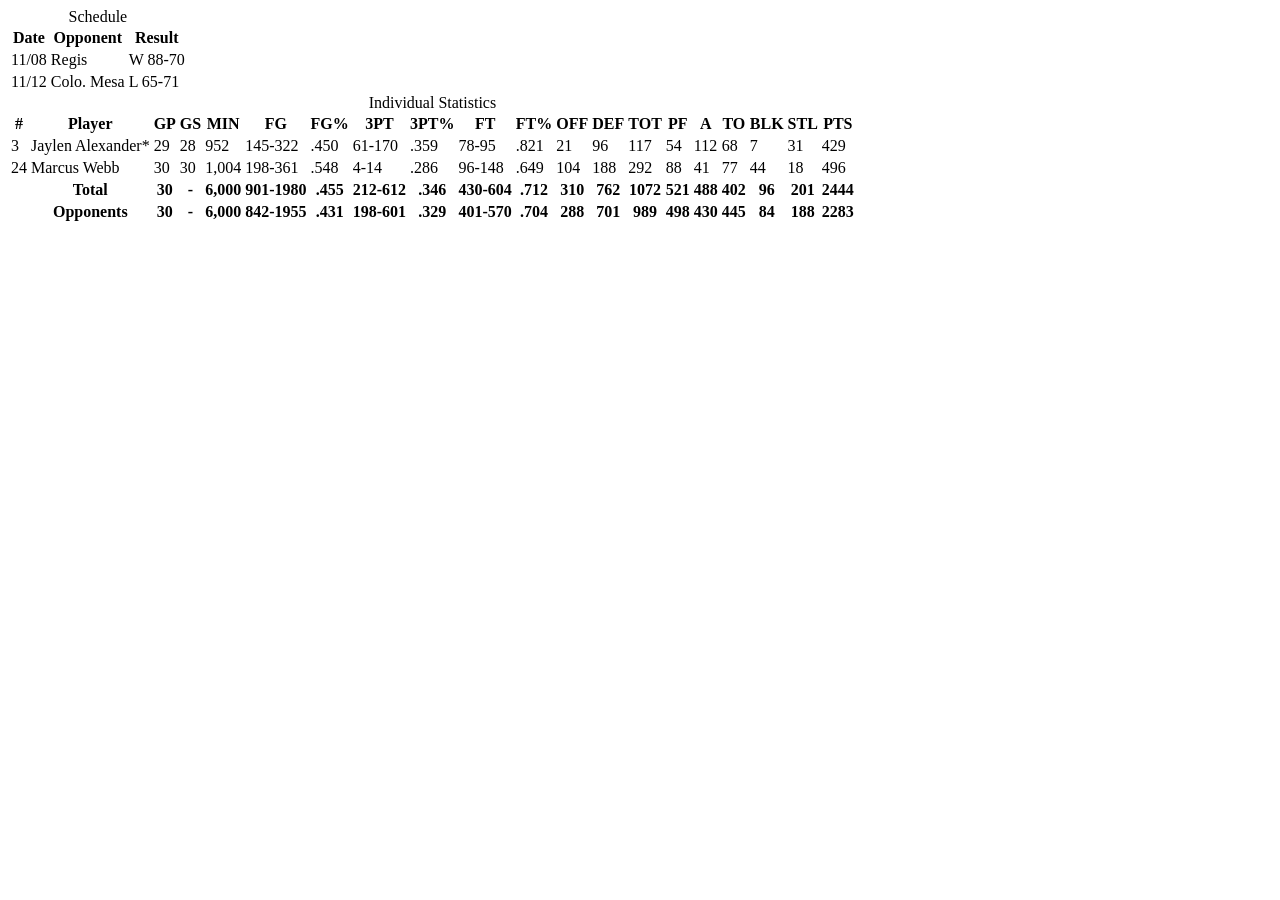
<file: tests/fixtures/sidearm_stats.html>
<html><body>
<table class="sidearm-table"><caption>Schedule</caption>
<thead><tr><th>Date</th><th>Opponent</th><th>Result</th></tr></thead>
<tbody><tr><td>11/08</td><td>Regis</td><td>W 88-70</td></tr>
<tr><td>11/12</td><td>Colo. Mesa</td><td>L 65-71</td></tr></tbody></table>

<table id="individual-overall"><caption>Individual Statistics</caption>
<thead><tr><th>#</th><th>Player</th><th>GP</th><th>GS</th><th>MIN</th><th>FG</th><th>FG%</th>
<th>3PT</th><th>3PT%</th><th>FT</th><th>FT%</th><th>OFF</th><th>DEF</th><th>TOT</th>
<th>PF</th><th>A</th><th>TO</th><th>BLK</th><th>STL</th><th>PTS</th></tr></thead>
<tbody>
<tr><td>3</td><td>Jaylen Alexander*</td><td>29</td><td>28</td><td>952</td><td>145-322</td><td>.450</td>
<td>61-170</td><td>.359</td><td>78-95</td><td>.821</td><td>21</td><td>96</td><td>117</td>
<td>54</td><td>112</td><td>68</td><td>7</td><td>31</td><td>429</td></tr>
<tr><td>24</td><td>Marcus Webb</td><td>30</td><td>30</td><td>1,004</td><td>198-361</td><td>.548</td>
<td>4-14</td><td>.286</td><td>96-148</td><td>.649</td><td>104</td><td>188</td><td>292</td>
<td>88</td><td>41</td><td>77</td><td>44</td><td>18</td><td>496</td></tr>
<tr><th>&nbsp;</th><th>Total</th><th>30</th><th>-</th><th>6,000</th><th>901-1980</th><th>.455</th>
<th>212-612</th><th>.346</th><th>430-604</th><th>.712</th><th>310</th><th>762</th><th>1072</th>
<th>521</th><th>488</th><th>402</th><th>96</th><th>201</th><th>2444</th></tr>
<tr><th>&nbsp;</th><th>Opponents</th><th>30</th><th>-</th><th>6,000</th><th>842-1955</th><th>.431</th>
<th>198-601</th><th>.329</th><th>401-570</th><th>.704</th><th>288</th><th>701</th><th>989</th>
<th>498</th><th>430</th><th>445</th><th>84</th><th>188</th><th>2283</th></tr>
</tbody></table>
</body></html>
</file>
<file: www/lineup/lineup.css>
:root {
  /* Match the dashboard palette in styles.css and the Triton cards. */
  color-scheme: dark;
  --bg: #0f1623;
  --surface: #131b29;
  --card: #1a2540;
  --border: #1e2d47;
  --border2: #324667;
  --gold: #c8a84b;
  --gold-dim: #c8a84b;
  --gold-bright: #f0cb67;
  --blue-light: #4a9eed;
  --text: #c8d4e8;
  --muted: #8a9bb8;
  --green: #7cc47a;
  --red: #f28b8b;
  --yellow: #e8a44a;
  --gold-tint: color-mix(in srgb, var(--gold) 12%, transparent);
  --blue-tint: color-mix(in srgb, var(--blue-light) 14%, transparent);
}

* { margin: 0; padding: 0; box-sizing: border-box; }

body {
  background: var(--bg);
  color: var(--text);
  font-family: 'DM Mono', monospace;
  font-size: 12px;
  min-height: 100vh;
  overflow-x: hidden;
}

button:focus-visible, summary:focus-visible, select:focus-visible {
  outline: 2px solid var(--gold);
  outline-offset: 2px;
}

/* HEADER */
header {
  padding: 36px 40px 28px;
  border-bottom: 1px solid var(--border);
  display: flex;
  align-items: flex-end;
  justify-content: space-between;
  gap: 20px;
  position: relative;
  overflow: hidden;
}

header::after {
  content: '';
  position: absolute;
  top: 0; left: 0; right: 0; bottom: 0;
  background: radial-gradient(ellipse at 80% 50%, var(--blue-tint) 0%, transparent 65%);
  pointer-events: none;
}

.header-left { flex: 1; }

.eyebrow {
  font-size: 9px;
  letter-spacing: 0.35em;
  color: var(--gold);
  text-transform: uppercase;
  margin-bottom: 8px;
}

h1 {
  font-family: 'Bebas Neue', sans-serif;
  font-size: 56px;
  line-height: 0.92;
  letter-spacing: 1px;
  color: var(--text);
}

h1 span { color: var(--gold-bright); }

.header-meta {
  display: flex;
  gap: 24px;
  margin-top: 14px;
}

.meta-item {
  display: flex;
  flex-direction: column;
  gap: 2px;
}

.meta-label {
  font-size: 9px;
  letter-spacing: 0.25em;
  color: var(--muted);
  text-transform: uppercase;
}

.meta-val {
  font-size: 18px;
  font-family: 'Bebas Neue', sans-serif;
  color: var(--text);
  letter-spacing: 1px;
}

.meta-val.gold { color: var(--gold); }

/* METHODOLOGY NOTE */
.method-bar {
  background: var(--surface);
  border-bottom: 1px solid var(--border);
  padding: 10px 40px;
  display: flex;
  align-items: center;
  gap: 8px;
  color: var(--muted);
  font-size: 10px;
}

.method-bar strong { color: var(--text); }

/* MAIN LAYOUT */
.layout {
  display: grid;
  grid-template-columns: 320px 1fr;
  min-height: calc(100vh - 160px);
}

/* ROSTER PANEL */
.roster-panel {
  border-right: 1px solid var(--border);
  padding: 24px 0;
  overflow-y: auto;
  max-height: calc(100vh - 160px);
  position: sticky;
  top: 0;
}

.panel-title {
  font-size: 9px;
  letter-spacing: 0.3em;
  text-transform: uppercase;
  color: var(--muted);
  padding: 0 20px 14px;
  border-bottom: 1px solid var(--border);
  margin-bottom: 0;
}

.group-label {
  font-size: 9px;
  letter-spacing: 0.2em;
  text-transform: uppercase;
  color: var(--gold-dim);
  padding: 14px 20px 6px;
}

.player-row {
  display: flex;
  align-items: center;
  gap: 10px;
  padding: 9px 20px;
  cursor: pointer;
  border-left: 2px solid transparent;
  transition: all 0.15s;
  position: relative;
}

.player-row:hover { background: var(--card); }

.player-row.selected {
  background: var(--surface);
  border-left-color: var(--gold);
}

.player-row.in-lineup {
  border-left-color: var(--blue-light);
  background: var(--blue-tint);
}

.p-num {
  font-family: 'Bebas Neue', sans-serif;
  font-size: 15px;
  color: var(--muted);
  width: 22px;
  text-align: center;
  flex-shrink: 0;
}

.p-info { flex: 1; min-width: 0; }

.p-name {
  font-size: 12px;
  color: var(--text);
  font-weight: 500;
  white-space: normal;
  line-height: 1.3;
}

.p-name.new-player { color: var(--gold); }

.p-sub {
  font-size: 10px;
  color: var(--muted);
  margin-top: 1px;
}

.p-bpr {
  font-family: 'Bebas Neue', sans-serif;
  font-size: 16px;
  text-align: right;
  flex-shrink: 0;
}

.p-ts {
  font-size: 10px;
  color: var(--muted);
  text-align: right;
  margin-top: 1px;
}

.add-btn {
  width: 22px;
  height: 22px;
  border-radius: 50%;
  border: 1px solid var(--border2);
  background: none;
  color: var(--muted);
  cursor: pointer;
  font-size: 14px;
  display: flex;
  align-items: center;
  justify-content: center;
  flex-shrink: 0;
  transition: all 0.15s;
}

.add-btn:hover { border-color: var(--gold); color: var(--gold); }
.add-btn.added { border-color: var(--blue-light); color: var(--blue-light); }

/* MISSING PLAYER SLOT */
.missing-slot {
  display: flex;
  align-items: center;
  gap: 10px;
  padding: 9px 20px;
  border-left: 2px solid var(--border2);
  opacity: 0.6;
  cursor: default;
}

.missing-dot {
  width: 22px;
  height: 22px;
  border-radius: 50%;
  border: 1px dashed var(--muted);
  display: flex;
  align-items: center;
  justify-content: center;
  font-size: 14px;
  color: var(--muted);
  flex-shrink: 0;
}

/* RIGHT PANEL */
.right-panel {
  display: flex;
  flex-direction: column;
}

/* LINEUP BUILDER */
.lineup-builder {
  padding: 24px 32px;
  border-bottom: 1px solid var(--border);
}

.section-title {
  font-size: 9px;
  letter-spacing: 0.3em;
  text-transform: uppercase;
  color: var(--muted);
  margin-bottom: 16px;
  display: flex;
  align-items: center;
  gap: 10px;
}

.section-title::after {
  content: '';
  flex: 1;
  height: 1px;
  background: var(--border);
}

.court {
  display: flex;
  gap: 8px;
  margin-bottom: 20px;
  flex-wrap: wrap;
}

.slot {
  flex: 1;
  min-width: 110px;
  border: 1px dashed var(--border2);
  border-radius: 4px;
  padding: 12px 10px;
  text-align: center;
  position: relative;
  transition: all 0.2s;
  min-height: 80px;
  display: flex;
  flex-direction: column;
  align-items: center;
  justify-content: center;
}

.slot.filled {
  border-color: var(--blue-light);
  border-style: solid;
  background: var(--blue-tint);
}

.slot-pos {
  font-size: 9px;
  letter-spacing: 0.2em;
  color: var(--muted);
  text-transform: uppercase;
  margin-bottom: 4px;
}

.slot-name {
  font-family: 'Bebas Neue', sans-serif;
  font-size: 15px;
  color: var(--text);
  letter-spacing: 0.5px;
}

.slot-bpr {
  font-size: 10px;
  color: var(--muted);
  margin-top: 2px;
}

.slot-remove {
  position: absolute;
  top: 4px;
  right: 6px;
  background: none;
  border: none;
  color: var(--muted);
  cursor: pointer;
  font-size: 12px;
  line-height: 1;
  padding: 0;
  transition: color 0.15s;
}

.slot-remove:hover { color: var(--red); }

.slot-empty-text {
  font-size: 10px;
  color: var(--border2);
}

/* LINEUP RATING */
.lineup-rating {
  background: var(--surface);
  border: 1px solid var(--border);
  border-radius: 6px;
  padding: 20px 24px;
  display: grid;
  grid-template-columns: 1fr 1fr 1fr 1fr;
  gap: 0;
}

.rating-col {
  padding: 0 20px;
  border-right: 1px solid var(--border);
}

.rating-col:first-child { padding-left: 0; }
.rating-col:last-child { padding-right: 0; border-right: none; }

.rating-label {
  font-size: 9px;
  letter-spacing: 0.25em;
  color: var(--muted);
  text-transform: uppercase;
  margin-bottom: 6px;
}

.rating-val {
  font-family: 'Bebas Neue', sans-serif;
  font-size: 36px;
  letter-spacing: 1px;
  line-height: 1;
}

.rating-desc {
  font-size: 10px;
  color: var(--muted);
  margin-top: 4px;
  font-family: 'Crimson Pro', serif;
  font-style: italic;
}

.tier-badge {
  display: inline-block;
  padding: 2px 8px;
  border-radius: 2px;
  font-size: 9px;
  letter-spacing: 0.2em;
  text-transform: uppercase;
  margin-top: 6px;
}

/* ANALYSIS PANEL */
.analysis-panel {
  padding: 24px 32px;
  flex: 1;
}

.analysis-grid {
  display: grid;
  grid-template-columns: 1fr 1fr;
  gap: 16px;
}

.analysis-card {
  background: var(--surface);
  border: 1px solid var(--border);
  border-radius: 4px;
  padding: 16px 18px;
}

.ac-title {
  font-size: 9px;
  letter-spacing: 0.25em;
  text-transform: uppercase;
  color: var(--muted);
  margin-bottom: 12px;
}

.ac-body {
  font-size: 11px;
  color: var(--muted);
  line-height: 1.7;
  font-family: 'Crimson Pro', serif;
  font-size: 13px;
}

.ac-body strong { color: var(--text); font-family: 'DM Mono', monospace; font-size: 11px; font-weight: 500; }

.stat-bar-row {
  display: flex;
  align-items: center;
  gap: 8px;
  margin-bottom: 7px;
}

.stat-bar-label {
  width: 80px;
  font-size: 10px;
  color: var(--muted);
  flex-shrink: 0;
}

.stat-bar-track {
  flex: 1;
  height: 4px;
  background: var(--border);
  border-radius: 2px;
  overflow: hidden;
}

.stat-bar-fill {
  height: 100%;
  border-radius: 2px;
  transition: width 0.4s ease;
}

.stat-bar-val {
  width: 36px;
  text-align: right;
  font-size: 10px;
  color: var(--text);
}

/* PRESET LINEUPS */
.presets {
  padding: 0 32px 24px;
  border-bottom: 1px solid var(--border);
}

.preset-row {
  display: flex;
  gap: 8px;
  flex-wrap: wrap;
}

.preset-btn {
  background: var(--surface);
  border: 1px solid var(--border);
  border-radius: 3px;
  padding: 6px 14px;
  color: var(--muted);
  font-family: 'DM Mono', monospace;
  font-size: 10px;
  letter-spacing: 0.1em;
  cursor: pointer;
  transition: all 0.15s;
}

.preset-btn:hover { border-color: var(--gold); color: var(--gold); }

/* COLORS */
.c-green { color: var(--green); }
.c-red { color: var(--red); }
.c-gold { color: var(--gold); }
.c-blue { color: var(--blue-light); }
.c-muted { color: var(--muted); }

/* PLAYER DETAIL DRAWER */
.drawer {
  position: fixed;
  right: -400px;
  top: 0;
  width: 380px;
  height: 100vh;
  background: var(--card);
  border-left: 1px solid var(--border);
  z-index: 100;
  transition: right 0.3s ease;
  overflow-y: auto;
  padding: 28px 24px;
}

.drawer.open { right: 0; }

.drawer-close {
  position: absolute;
  top: 16px;
  right: 16px;
  background: none;
  border: none;
  color: var(--muted);
  cursor: pointer;
  font-size: 18px;
}

.drawer-name {
  font-family: 'Bebas Neue', sans-serif;
  font-size: 36px;
  letter-spacing: 1px;
  margin-top: 8px;
  margin-bottom: 4px;
}

.drawer-sub {
  font-size: 10px;
  color: var(--muted);
  margin-bottom: 20px;
  letter-spacing: 0.1em;
}

.drawer-stats {
  display: grid;
  grid-template-columns: 1fr 1fr 1fr;
  gap: 1px;
  background: var(--border);
  border-radius: 4px;
  overflow: hidden;
  margin-bottom: 20px;
}

.ds-cell {
  background: var(--surface);
  padding: 10px 12px;
}

.ds-label {
  font-size: 9px;
  letter-spacing: 0.2em;
  text-transform: uppercase;
  color: var(--muted);
  margin-bottom: 4px;
}

.ds-val {
  font-family: 'Bebas Neue', sans-serif;
  font-size: 20px;
  letter-spacing: 0.5px;
}

.drawer-note {
  font-family: 'Crimson Pro', serif;
  font-size: 13px;
  color: var(--muted);
  line-height: 1.7;
  border-top: 1px solid var(--border);
  padding-top: 16px;
}

.drawer-note strong { color: var(--text); font-family: 'DM Mono', monospace; font-size: 11px; }

/* EMPTY STATE */
.empty-state {
  text-align: center;
  padding: 40px 20px;
  color: var(--muted);
  font-size: 11px;
  line-height: 1.8;
}

.empty-icon {
  font-size: 32px;
  margin-bottom: 12px;
  opacity: 0.3;
}

/* Scrollbar */
::-webkit-scrollbar { width: 4px; }
::-webkit-scrollbar-track { background: var(--bg); }
::-webkit-scrollbar-thumb { background: var(--border2); border-radius: 2px; }

/* Missing portal slot */
.portal-slot {
  padding: 10px 20px;
  border-left: 2px dashed var(--gold-dim);
  background: var(--gold-tint);
}

.portal-label {
  font-size: 10px;
  color: var(--gold-dim);
  margin-bottom: 2px;
}

.portal-sub {
  font-size: 10px;
  color: var(--muted);
}

.portal-inputs {
  display: flex;
  flex-direction: column;
  gap: 6px;
  margin-top: 8px;
}

.portal-input {
  background: var(--bg);
  border: 1px solid var(--border2);
  border-radius: 3px;
  padding: 5px 8px;
  color: var(--text);
  font-family: 'DM Mono', monospace;
  font-size: 10px;
  width: 100%;
}

.portal-input:focus { outline: none; border-color: var(--gold); }

.portal-add-btn {
  background: var(--gold-tint);
  border: 1px solid var(--gold-dim);
  border-radius: 3px;
  padding: 6px 10px;
  color: var(--gold);
  font-family: 'DM Mono', monospace;
  font-size: 10px;
  cursor: pointer;
  width: 100%;
  margin-top: 4px;
  transition: all 0.15s;
  letter-spacing: 0.1em;
}

.portal-add-btn:hover { background: var(--gold-tint); }

/* DRAG AND DROP */
.player-row[draggable="true"] { cursor: grab; }
.player-row[draggable="true"]:active { cursor: grabbing; }
.player-row.dragging { opacity: 0.4; }

.slot.drag-over {
  border-color: var(--gold) !important;
  background: var(--gold-tint) !important;
  border-style: solid !important;
}

.drag-handle {
  color: var(--border2);
  font-size: 12px;
  flex-shrink: 0;
  cursor: grab;
  padding: 0 2px;
  transition: color 0.15s;
}
.player-row:hover .drag-handle { color: var(--muted); }

/* BENCH MINUTES */
.bench-row {
  display: flex;
  align-items: center;
  gap: 12px;
  padding: 8px 0;
  border-bottom: 1px solid var(--border);
}
.bench-row:last-child { border-bottom: none; }

.bench-pos {
  font-size: 9px;
  letter-spacing: 0.2em;
  color: var(--muted);
  text-transform: uppercase;
  width: 28px;
  flex-shrink: 0;
}

.bench-player-name {
  font-family: 'Bebas Neue', sans-serif;
  font-size: 14px;
  letter-spacing: 0.5px;
  width: 110px;
  flex-shrink: 0;
  white-space: nowrap;
  overflow: hidden;
  text-overflow: ellipsis;
}

.bench-slot-label {
  font-size: 9px;
  color: var(--muted);
  width: 50px;
  flex-shrink: 0;
}

.bench-slot-select {
  background: var(--bg);
  border: 1px solid var(--border2);
  border-radius: 3px;
  padding: 4px 6px;
  color: var(--text);
  font-family: 'DM Mono', monospace;
  font-size: 10px;
  width: 130px;
  flex-shrink: 0;
}
.bench-slot-select:focus { outline: none; border-color: var(--gold); }

.minutes-bar-wrap {
  flex: 1;
  display: flex;
  align-items: center;
  gap: 8px;
}

.minutes-slider {
  flex: 1;
  -webkit-appearance: none;
  appearance: none;
  height: 5px;
  border-radius: 4px;
  background: linear-gradient(to right, var(--gold) 0%, var(--gold) var(--val, 62.5%), var(--border) var(--val, 62.5%));
  outline: none;
  cursor: pointer;
  transition: background 0.05s;
}
.minutes-slider::-webkit-slider-thumb {
  -webkit-appearance: none;
  appearance: none;
  width: 16px;
  height: 16px;
  border-radius: 50%;
  background: var(--card);
  cursor: grab;
  box-shadow: 0 0 0 2px var(--gold), 0 1px 4px rgba(0,0,0,0.15);
  transition: transform 0.12s ease, box-shadow 0.12s ease;
  border: none;
}
.minutes-slider::-webkit-slider-thumb:hover {
  transform: scale(1.15);
  box-shadow: 0 0 0 3px var(--gold), 0 2px 8px rgba(0,0,0,0.15);
}
.minutes-slider:active::-webkit-slider-thumb {
  cursor: grabbing;
  transform: scale(1.2);
  box-shadow: 0 0 0 4px var(--gold), 0 2px 8px rgba(0,0,0,0.2);
}
.minutes-slider::-moz-range-thumb {
  width: 16px;
  height: 16px;
  border-radius: 50%;
  background: var(--card);
  cursor: grab;
  border: 2px solid var(--gold);
  box-shadow: 0 1px 4px rgba(0,0,0,0.15);
  transition: transform 0.12s ease;
}
.minutes-slider::-moz-range-thumb:hover {
  transform: scale(1.15);
}
.minutes-slider::-moz-range-track {
  height: 5px;
  border-radius: 4px;
  background: var(--border);
}
.minutes-slider::-moz-range-progress {
  height: 5px;
  border-radius: 4px;
  background: var(--gold);
}
.minutes-slider:focus {
  outline: none;
}
.minutes-slider:focus::-webkit-slider-thumb {
  box-shadow: 0 0 0 4px var(--gold), 0 2px 8px rgba(0,0,0,0.15);
}
.lineup-score-controls:not([hidden]) {
  display: flex;
  flex-wrap: wrap;
  align-items: center;
  gap: 8px 14px;
  margin-bottom: 12px;
}
.rating-weight-control {
  display: flex;
  flex-basis: 100%;
  flex-wrap: wrap;
  align-items: center;
  gap: 6px 10px;
  font-size: 11px;
}
.rating-weight-control label { min-width: 13ch; }
.rating-weight-control .minutes-slider { flex: 0 0 110px; width: 110px; }
.rating-weight-control output { color: var(--muted); min-width: 23ch; }
.ratings-feed-status { flex-basis: 100%; }
.ratings-feed-status, .rating-rapm {
  color: var(--muted);
  font-size: 11px;
  line-height: 1.4;
}
.ratings-feed-status span { display: block; }
.rating-rapm { margin-top: 5px; color: var(--text); font-size: 12px; font-weight: 600; }
.minutes-val {
  font-family: 'Bebas Neue', sans-serif;
  font-size: 16px;
  color: var(--text);
  width: 28px;
  text-align: right;
  flex-shrink: 0;
}

.minutes-total-row {
  display: flex;
  align-items: center;
  gap: 8px;
  padding: 10px 0 4px;
  margin-top: 4px;
  border-top: 1px solid var(--border);
}

.minutes-total-label {
  font-size: 9px;
  letter-spacing: 0.2em;
  text-transform: uppercase;
  color: var(--muted);
  flex: 1;
}

.minutes-total-val {
  font-family: 'Bebas Neue', sans-serif;
  font-size: 18px;
}

.pos-group-title {
  font-size: 9px;
  letter-spacing: 0.2em;
  text-transform: uppercase;
  color: var(--gold-dim);
  padding: 10px 0 6px;
}




/* SKILL TRANSLATION PANEL */
.skill-translation { margin: 14px 0 10px; border: 1px solid var(--border2); border-radius: 4px; overflow: hidden; }
.skill-translation-header { background: var(--gold-tint); border-bottom: 1px solid var(--border); padding: 7px 12px; display: flex; align-items: center; justify-content: space-between; }
.skill-translation-title { font-size: 8px; letter-spacing: 0.2em; text-transform: uppercase; color: var(--gold-dim); }
.skill-translation-score { font-family: 'Bebas Neue', sans-serif; font-size: 16px; }
.skill-row { display: flex; align-items: center; gap: 8px; padding: 6px 12px; border-bottom: 1px solid var(--border); }
.skill-row:last-child { border-bottom: none; }
.skill-label { font-size: 9px; color: var(--muted); width: 90px; flex-shrink: 0; }
.skill-bar-track { flex: 1; height: 4px; background: var(--border2); border-radius: 2px; overflow: hidden; }
.skill-bar-fill { height: 100%; border-radius: 2px; transition: width 0.4s ease; }
.skill-val { font-family: 'Bebas Neue', sans-serif; font-size: 13px; width: 36px; text-align: right; flex-shrink: 0; }
.skill-badge { font-size: 7px; letter-spacing: 0.1em; padding: 1px 5px; border-radius: 2px; width: 52px; text-align: center; flex-shrink: 0; }
.badge-portable { background: color-mix(in srgb, var(--green) 12%, transparent); color: var(--green); }
.badge-moderate { background: color-mix(in srgb, var(--yellow) 12%, transparent); color: var(--yellow); }
.badge-fragile  { background: color-mix(in srgb, var(--red) 12%, transparent); color: var(--red); }
.skill-translation-footer { padding: 7px 12px; font-size: 9px; color: var(--muted); font-style: italic; border-top: 1px solid var(--border); background: rgba(0,0,0,0.02); }

/* SAVED LINEUPS */
.saved-presets-row {
  display: flex;
  flex-wrap: wrap;
  gap: 6px;
  margin-top: 6px;
  min-height: 0;
}
.saved-preset-btn {
  display: flex;
  align-items: center;
  gap: 5px;
  background: transparent;
  border: 1px solid var(--gold-dim);
  border-radius: 3px;
  padding: 4px 10px;
  color: var(--gold);
  font-family: 'DM Mono', monospace;
  font-size: 10px;
  cursor: pointer;
  transition: all 0.15s;
}
.saved-preset-btn:hover { background: var(--gold-tint); }
.saved-preset-btn .sp-delete {
  font-size: 9px;
  color: var(--muted);
  margin-left: 2px;
  line-height: 1;
  padding: 0 2px;
  border-radius: 2px;
}
.saved-preset-btn .sp-delete:hover { color: var(--red); }
.save-lineup-input {
  background: var(--surface);
  border: 1px solid var(--gold-dim);
  border-radius: 3px;
  padding: 4px 8px;
  color: var(--text);
  font-family: 'DM Mono', monospace;
  font-size: 10px;
  outline: none;
  width: 150px;
}
.save-lineup-input:focus { border-color: var(--gold); }
.save-lineup-input::placeholder { color: var(--muted); }


/* 9-MAN ROTATION TAB */
.tab-bar {
  display: flex;
  gap: 0;
  border-bottom: 2px solid var(--border);
  margin-bottom: 16px;
}
.tab-btn {
  padding: 8px 16px;
  font-family: 'DM Mono', monospace;
  font-size: 10px;
  letter-spacing: 0.1em;
  text-transform: uppercase;
  background: transparent;
  border: none;
  border-bottom: 2px solid transparent;
  margin-bottom: -2px;
  cursor: pointer;
  color: var(--muted);
  transition: all 0.15s;
}
.tab-btn.active { color: var(--gold); border-bottom-color: var(--gold); }
.tab-btn:hover { color: var(--text); }

.tab-panel { display: none; }
.tab-panel.active { display: block; }

/* 9-man rotation grid */
.nine-man-grid {
  display: flex;
  flex-direction: column;
  gap: 4px;
  margin-bottom: 12px;
}
.nine-man-slot {
  width: 100%;
  background: var(--surface);
  border: 1px solid var(--border);
  border-radius: 4px;
  padding: 8px 12px;
  position: relative;
  transition: border-color 0.15s;
  display: flex;
  align-items: center;
  gap: 10px;
}
.nine-man-slot.filled { border-color: var(--gold-dim); }
.nine-man-slot.drag-over { border-color: var(--gold); background: var(--gold-tint); }
.nine-man-slot-num {
  font-size: 8px;
  color: var(--muted);
  letter-spacing: 0.15em;
  flex-shrink: 0;
  width: 52px;
}
.nine-man-slot-name {
  font-family: 'Bebas Neue', sans-serif;
  font-size: 17px;
  color: var(--text);
  white-space: nowrap;
  overflow: hidden;
  text-overflow: ellipsis;
  width: 110px;
  flex-shrink: 0;
}
.nine-man-slot-sub {
  font-size: 8px;
  color: var(--muted);
  width: 80px;
  flex-shrink: 0;
}
.nine-man-slot-bpm {
  font-size: 9px;
  width: 52px;
  flex-shrink: 0;
}
.nine-man-slot-empty {
  font-size: 10px;
  color: var(--muted);
  font-style: italic;
  padding: 6px 0;
}
.nine-man-remove {
  font-size: 9px;
  color: var(--muted);
  background: none;
  border: none;
  cursor: pointer;
  padding: 0 4px;
  line-height: 1;
  flex-shrink: 0;
  margin-left: auto;
}
.nine-man-remove:hover { color: var(--red); }
.nine-man-mins-row {
  display: flex;
  align-items: center;
  gap: 6px;
  flex: 1;
  min-width: 0;
}
.nine-man-mins-val {
  font-family: 'Bebas Neue', sans-serif;
  font-size: 14px;
  color: var(--gold);
  width: 30px;
  text-align: right;
  flex-shrink: 0;
}
.nine-man-total-bar {
  display: flex;
  align-items: center;
  justify-content: space-between;
  padding: 8px 12px;
  background: var(--card);
  border: 1px solid var(--border);
  border-radius: 4px;
  margin-bottom: 12px;
}
.nine-man-total-val {
  font-family: 'Bebas Neue', sans-serif;
  font-size: 22px;
}
.nine-man-total-label {
  font-size: 9px;
  color: var(--muted);
  letter-spacing: 0.1em;
  text-transform: uppercase;
}
/* PORTAL TAB */
.portal-row {
  display: flex;
  align-items: center;
  gap: 10px;
  padding: 7px 10px;
  background: var(--surface);
  border: 1px solid var(--border);
  border-radius: 4px;
  cursor: grab;
  transition: border-color 0.15s;
  user-select: none;
}
.portal-row:hover { border-color: var(--gold); }
.portal-row.dragging { opacity: 0.5; }
.portal-name {
  font-family: 'Bebas Neue', sans-serif;
  font-size: 16px;
  color: var(--text);
  width: 160px;
  flex-shrink: 0;
  white-space: nowrap;
  overflow: hidden;
  text-overflow: ellipsis;
}
.portal-team {
  font-size: 9px;
  color: var(--muted);
  width: 110px;
  flex-shrink: 0;
}
.portal-stat {
  font-size: 9px;
  color: var(--muted);
  text-align: right;
  flex: 1;
}
.portal-add-btn {
  font-size: 11px;
  font-family: 'DM Mono', monospace;
  background: none;
  border: 1px solid var(--border);
  border-radius: 3px;
  color: var(--muted);
  cursor: pointer;
  padding: 2px 7px;
  flex-shrink: 0;
  transition: all 0.1s;
}
.portal-add-btn:hover { border-color: var(--gold); color: var(--gold); }

.ratings-forecast {
  margin: 10px 0 14px;
  padding: 10px 12px;
  border: 1px solid var(--border);
  border-radius: 5px;
  background: var(--surface);
}
.ratings-forecast summary { cursor: pointer; color: var(--gold); font-size: 11px; font-weight: 600; }
.ratings-forecast-meta { margin: 6px 0 0; font-size: 10px; color: var(--muted); }
.ratings-forecast .drawer-stats { margin-top: 8px; }
.projection-heading { display: flex; align-items: center; justify-content: space-between; flex-wrap: wrap; gap: 6px; }
.forecast-conference { display: flex; gap: 6px; }
.projection-source { margin: 4px 0 12px; font-size: 10px; color: var(--muted); }
.forecast-conference [aria-pressed="true"] { background: var(--gold); border-color: var(--gold); color: var(--bg); font-weight: 600; }
.forecast-conference button:focus-visible { outline: 2px solid var(--gold); outline-offset: 3px; }
</file>
